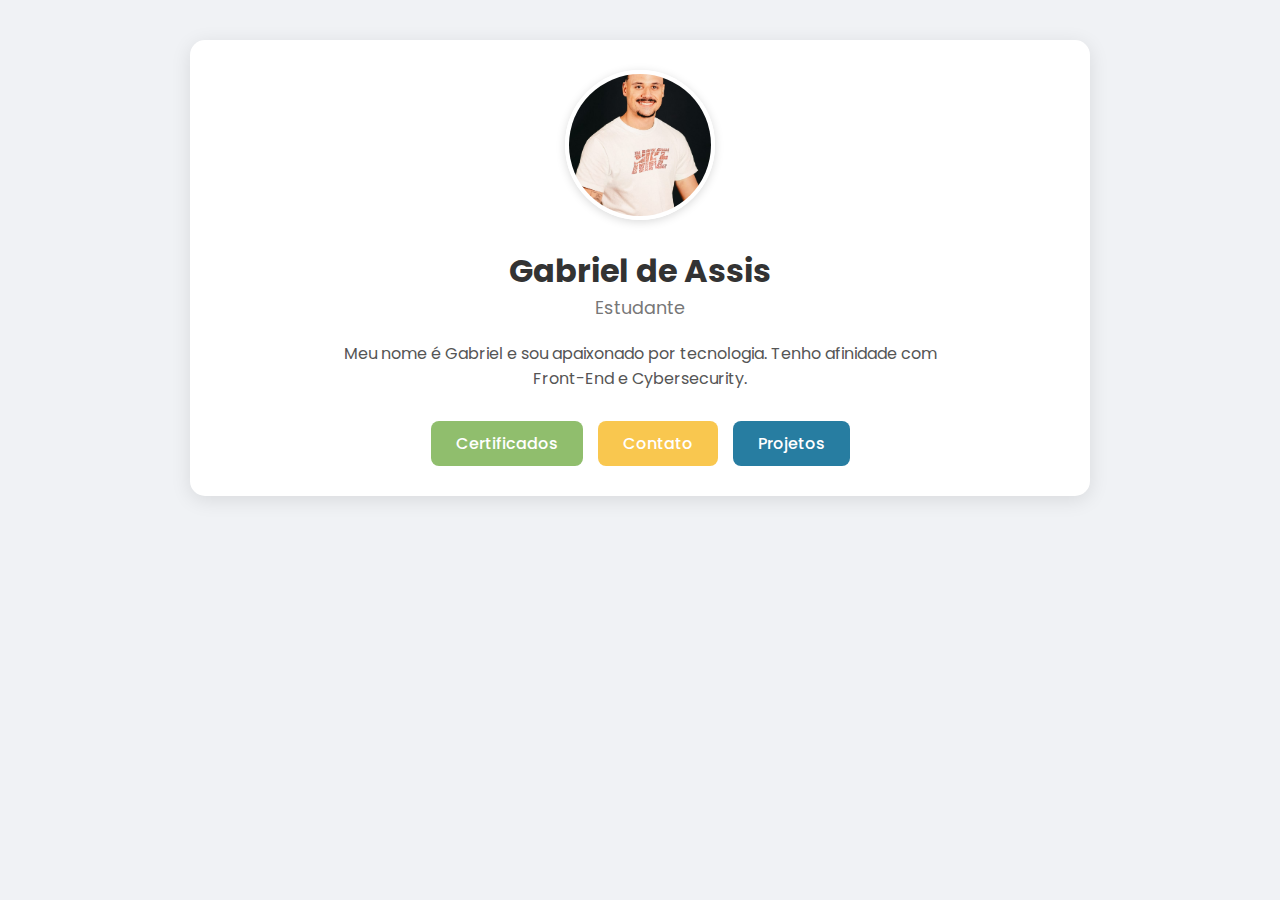
<file: index.html>
<!DOCTYPE html>
<html lang="pt-BR">
<head>
    <meta charset="UTF-8">
    <meta name="viewport" content="width=device-width, initial-scale=1.0">
    <title>Gabriel de Assis - Início</title>
    <link rel="stylesheet" href="style.css">
</head>
<body>
    <div class="card">
        
        <img src="WhatsApp Image 2025-07-17 at 10.45.07.jpeg" alt="Foto de Gabriel de Assis" class="profile-pic">
        
        <h1 class="main-name">Gabriel de Assis</h1>
        
        <p class="subtitle">Estudante de Ciências da Computação</p>
        
        <p class="bio">
            Meu nome é Gabriel e sou apaixonado por tecnologia. Tenho afinidade com Front-End e Cybersecurity.
        </p>

        <div class="button-container">
            <a href="certificados.html" class="btn certificados">Certificados</a>
            <a href="contato.html" class="btn contato">Contato</a>
            <a href="projetos.html" class="btn projetos">Projetos</a>
        </div>
    </div>
    <script src="script.js"></script>
</body>
</html>
</file>
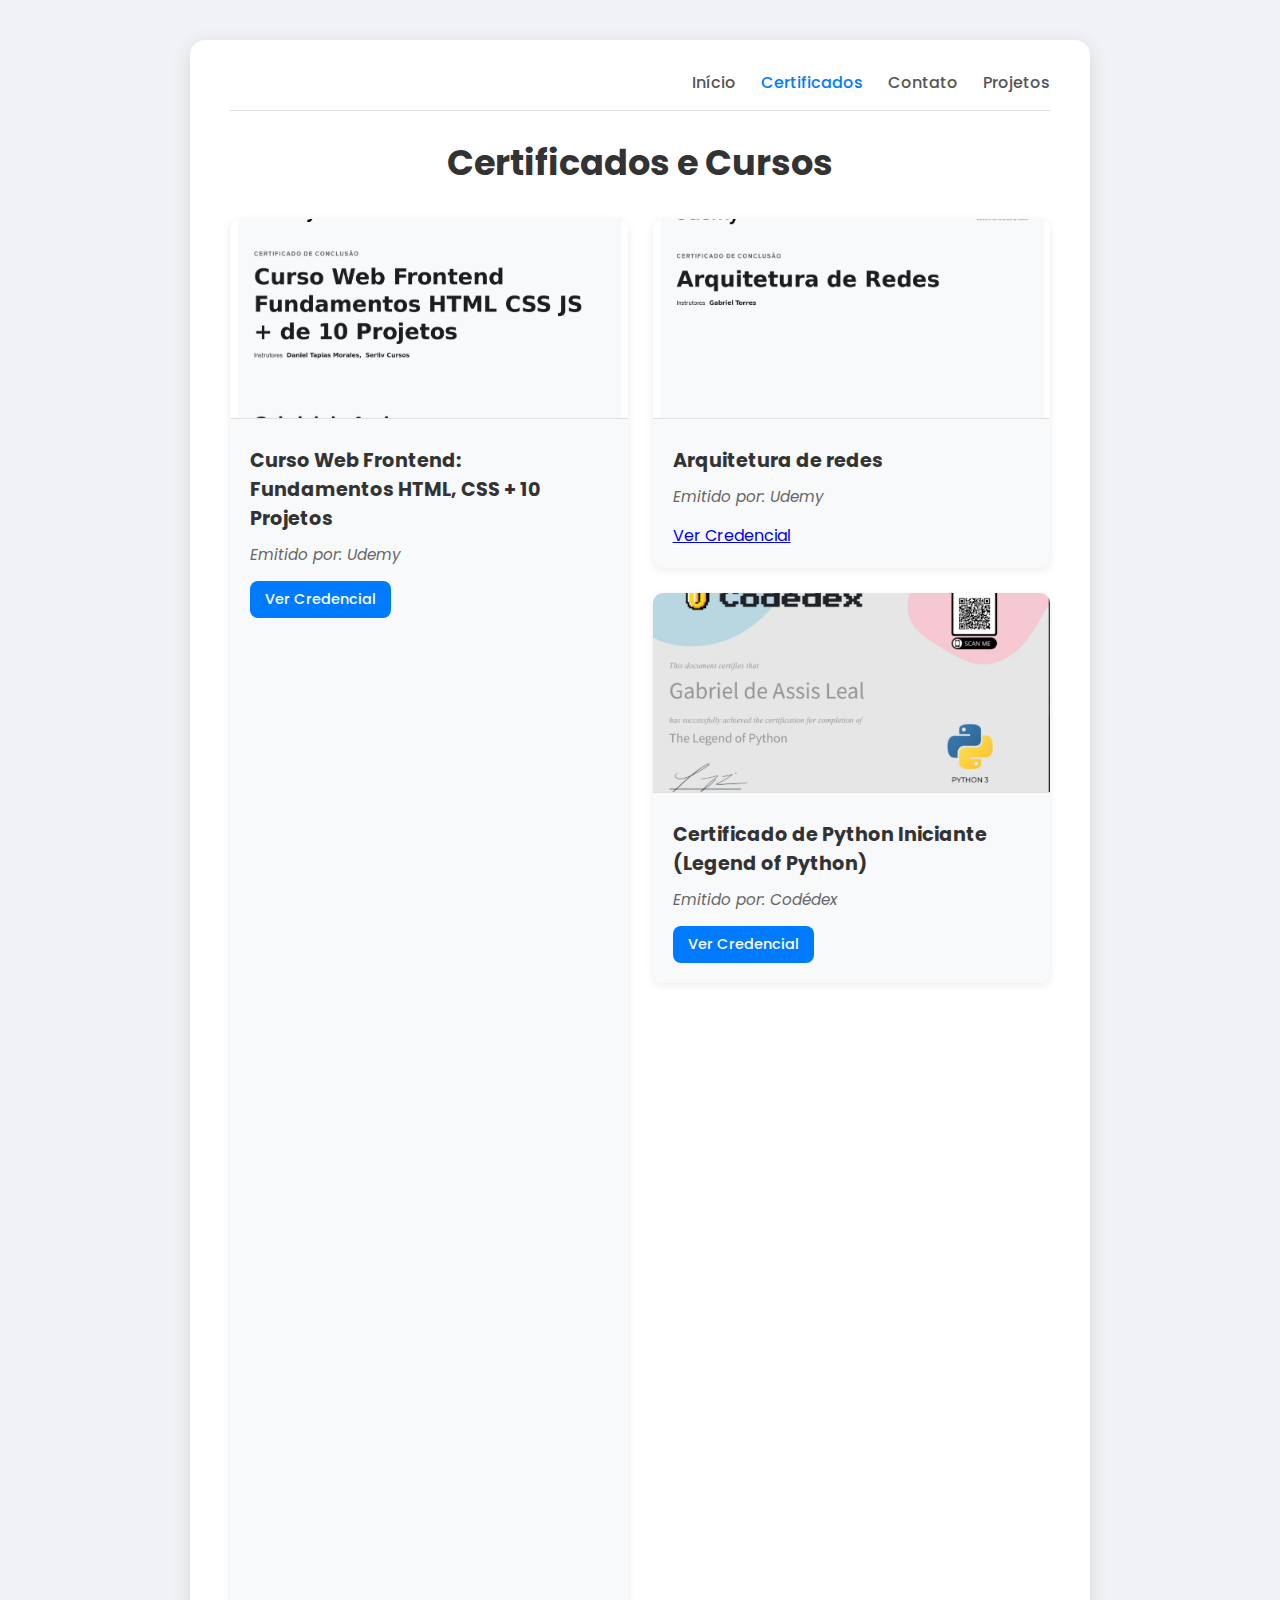
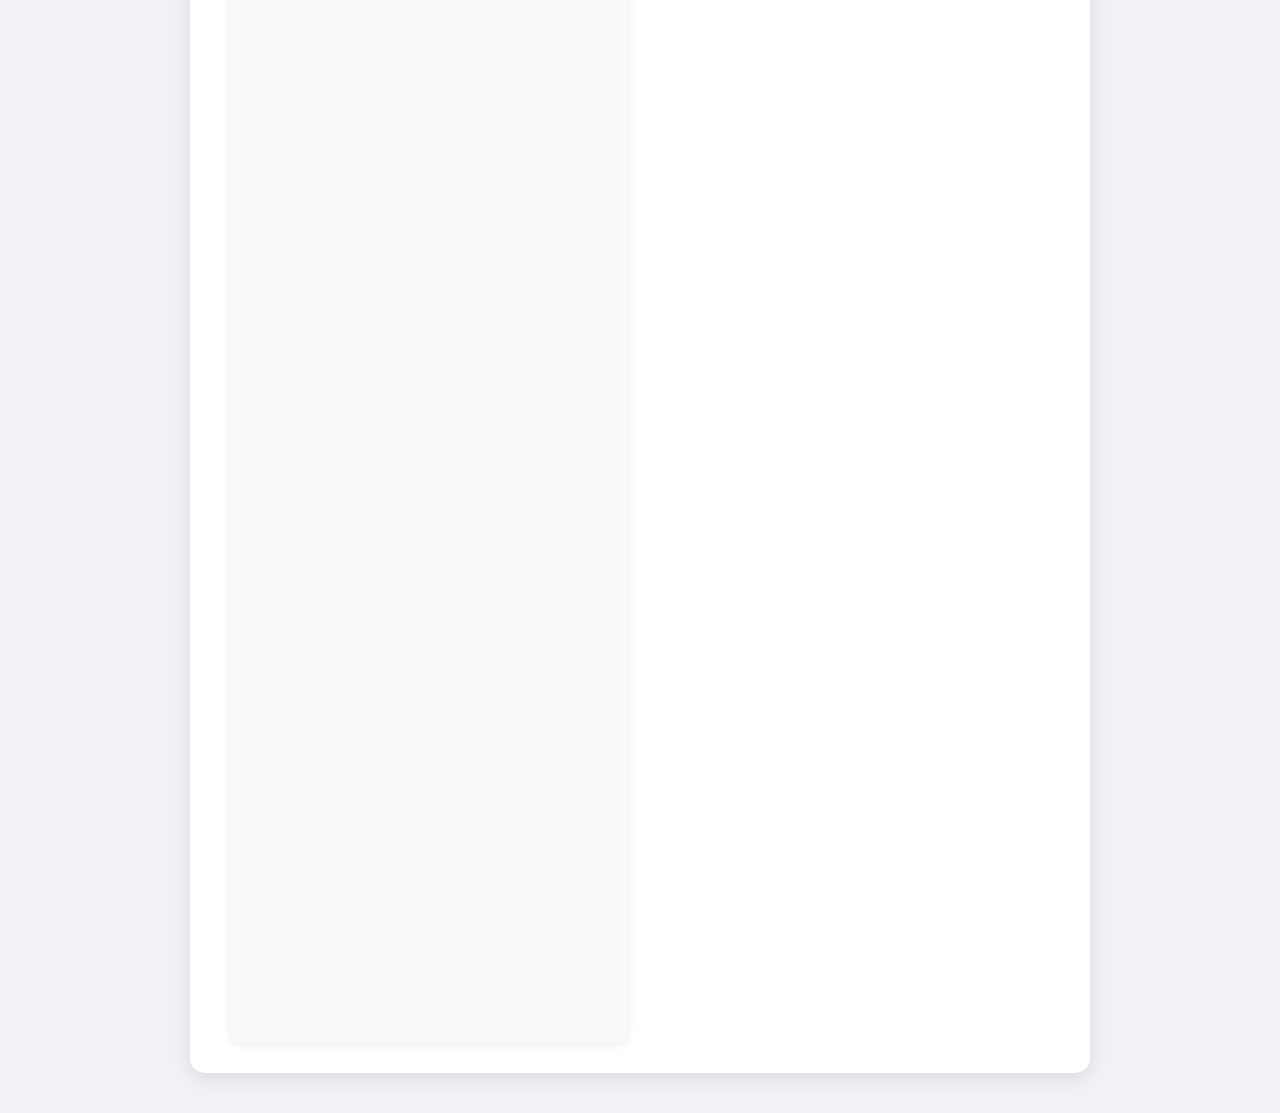
<file: certificados.html>
<!DOCTYPE html>
<html lang="pt-BR">
<head>
    <meta charset="UTF-8">
    <meta name="viewport" content="width=device-width, initial-scale=1.0">
    <title>Meus Certificados - Gabriel de Assis</title>
    <link rel="stylesheet" href="style.css">
</head>
<body>
    <div class="card">
        <nav>
            <a href="index.html">Início</a>
            <a href="certificados.html" class="active">Certificados</a>
            <a href="contato.html">Contato</a>
            <a href="projetos.html">Projetos</a>
        </nav>
        
        <h1 class="page-title">Certificados e Cursos</h1>

        <div class="grid-container">
            <div class="grid-item">
                <img src="CursoWeb_Front_END.png" alt="Certificado Web Frontend">
                <div class="grid-item-content">
                    <h3>Curso Web Frontend: Fundamentos HTML, CSS + 10 Projetos</h3>
                    <p>
                        <em>Emitido por: Udemy</em>
                    </p>
                    <a href="https://www.udemy.com/certificate/UC-90ecc234-9d9f-4506-b220-4d753cea7e8f/" class="btn" target="_blank">Ver Credencial</a>
                </div>
            </div>

            <div class="grid-container">
            <div class="grid-item">
                <img src="cert.redes.png" alt="Certificado arquitetura de redes">
                <div class="grid-item-content">
                    <h3>Arquitetura de redes</h3>
                    <p>
                        <em>Emitido por: Udemy</em>
                    </p>
                    <a href="https://www.udemy.com/certificate/UC-a0724b00-c905-4bed-80a0-5d7518cb86ad">Ver Credencial</a>
                </div>
            </div>
            
            <div class="grid-item">
                <img src="Legend_of_python.png" alt="Certificado Codédex Python">
                <div class="grid-item-content">
                    <h3>Certificado de Python Iniciante (Legend of Python)</h3>
                    <p>
                        <em>Emitido por: Codédex</em>
                    </p>
                    <a href="https://www.codedex.io/certificates/8a1215b2-b660-42aa-8677-a9de679b3a40" class="btn" target="_blank">Ver Credencial</a>
                </div>
            </div>
            
            <div class="grid-item">
                <img src="The_origins_html.png" alt="Certificado Codédex HTML5">
                <div class="grid-item-content">
                    <h3>Certificado de HTML5 (Nome do Curso)</h3>
                    <p>
                        <em>Emitido por: Codédex</em>
                    </p>
                    <a href="https://www.codedex.io/certificates/66e4bf72-a76d-4f9d-ac4b-63ac811394a8" class="btn" target="_blank">Ver Credencial</a>
                </div>
            </div>
            
            <div class="grid-item">
                <img src="ISC_cERTIFICATE.png" alt="Certificado ISC2 Cybersecurity">
                <div class="grid-item-content">
                    <h3>The Complete Certified in CyberSecurity (ISC2)</h3>
                    <p>
                        <em>Emitido por: Udemy</em>
                    </p>
                    <a href="https://www.udemy.com/certificate/UC-11656cff-3a4f-4017-bb11-f61c8b78fc3f" class="btn" target="_blank">Ver Credencial</a>
                </div>
            </div>

            <div class="grid-item">
                <img src="IMERSÃO_CLOUD_dEVOPS.png" alt="Certificado Imersão Cloud DevOps Alura">
                <div class="grid-item-content">
                    <h3>Imersão Cloud Devops</h3>
                    <p>
                        <em>Emitido por: Alura</em>
                    </p>
                    <a href="https://cursos.alura.com.br/immersion/imersao-devops-google/user/gabriel-a0/certificate" class="btn" target="_blank">Ver Credencial</a> 
                </div>
            </div>

            <div class="grid-item">
                <img src="Captura de tela 2025-07-20 094739.png" alt="Certificado STF">
                <div class="grid-item-content">
                    <h3>II Seminário Internacional Sobre Segurança
Cibernética em Cortes Superiores</h3>
                    <p>
                        <em>Emitido por: Supremo Tribunal Federal</em>
                    </p>
                    <a href="" class="btn" target="_blank">Ver Credencial</a>
                </div>
            </div>

            

        </div> </div>     <script src="script.js"></script>
</body>
</html>
</file>
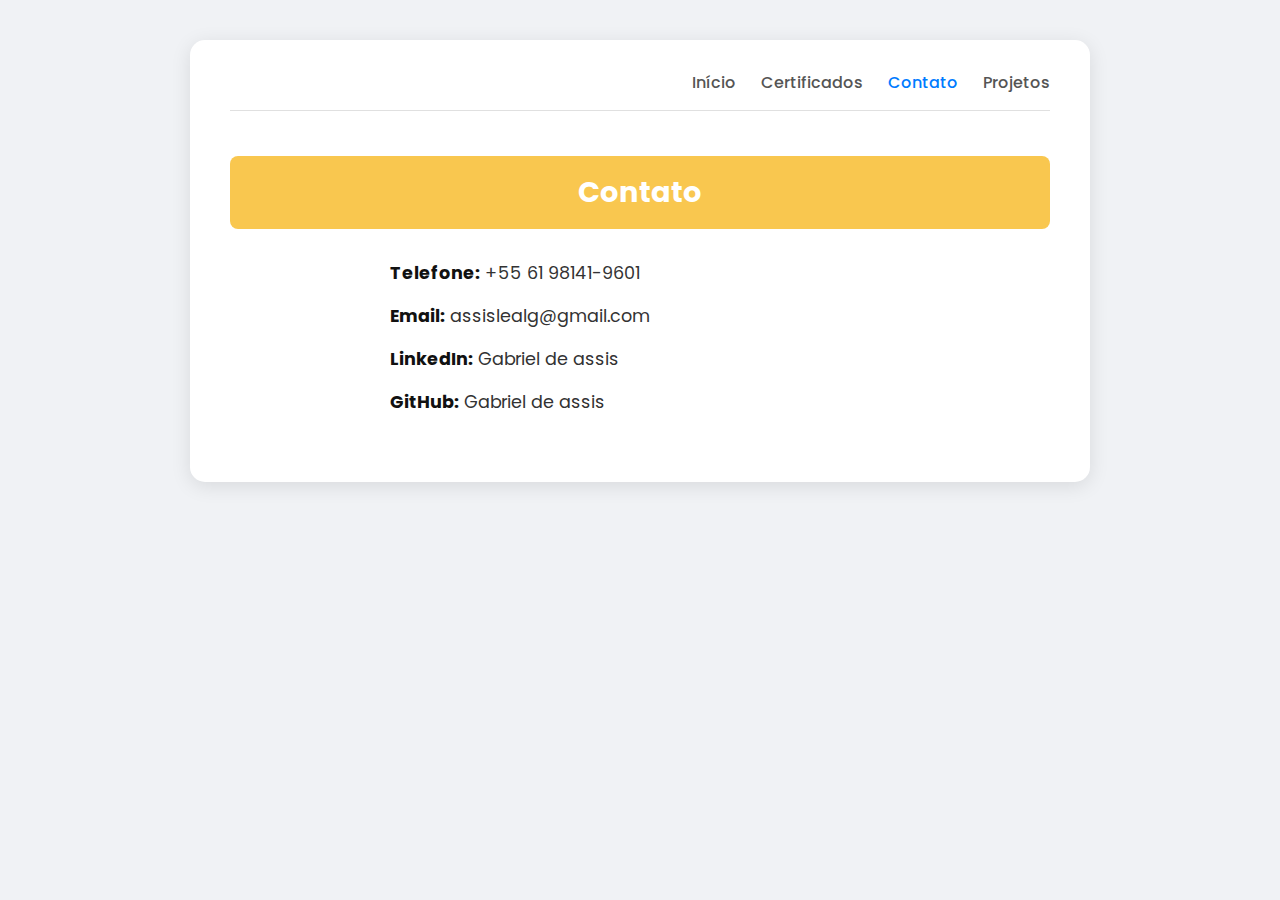
<file: contato.html>
<!DOCTYPE html>
<html lang="pt-BR">
<head>
    <meta charset="UTF-8">
    <meta name="viewport" content="width=device-width, initial-scale=1.0">
    <title>Contato - Gabriel de Assis</title>
    <link rel="stylesheet" href="style.css">
</head>
<body>
    <div class="card">
        <nav>
            <a href="index.html">Início</a>
            <a href="certificados.html">Certificados</a>
            <a href="contato.html" class="active">Contato</a>
            <a href="projetos.html">Projetos</a>
        </nav>
        
        <div class="contact-display">
            <div class="contact-header">
                Contato
            </div>
            
            <div class="contact-info">
                <p>
                    <strong>Telefone:</strong>
                    <a href="tel:+5561981419601">+55 61 98141-9601</a>
                </p>
                <p>
                    <strong>Email:</strong>
                    <a href="mailto:assislealg@gmail.com">assislealg@gmail.com</a>
                </p>
                <p>
                    <strong>LinkedIn:</strong>
                    <a href="https://www.linkedin.com/in/gabriel-assis-leal-148802230" target="_blank">Gabriel de assis</a>
                </p>
                <p>
                    <strong>GitHub:</strong>
                    <a href="https://github.com/seu-github" target="_blank">Gabriel de assis</a>
                </p>
                </div>
        </div>

    </div>
    <script src="script.js"></script>
</body>
</html>
</file>
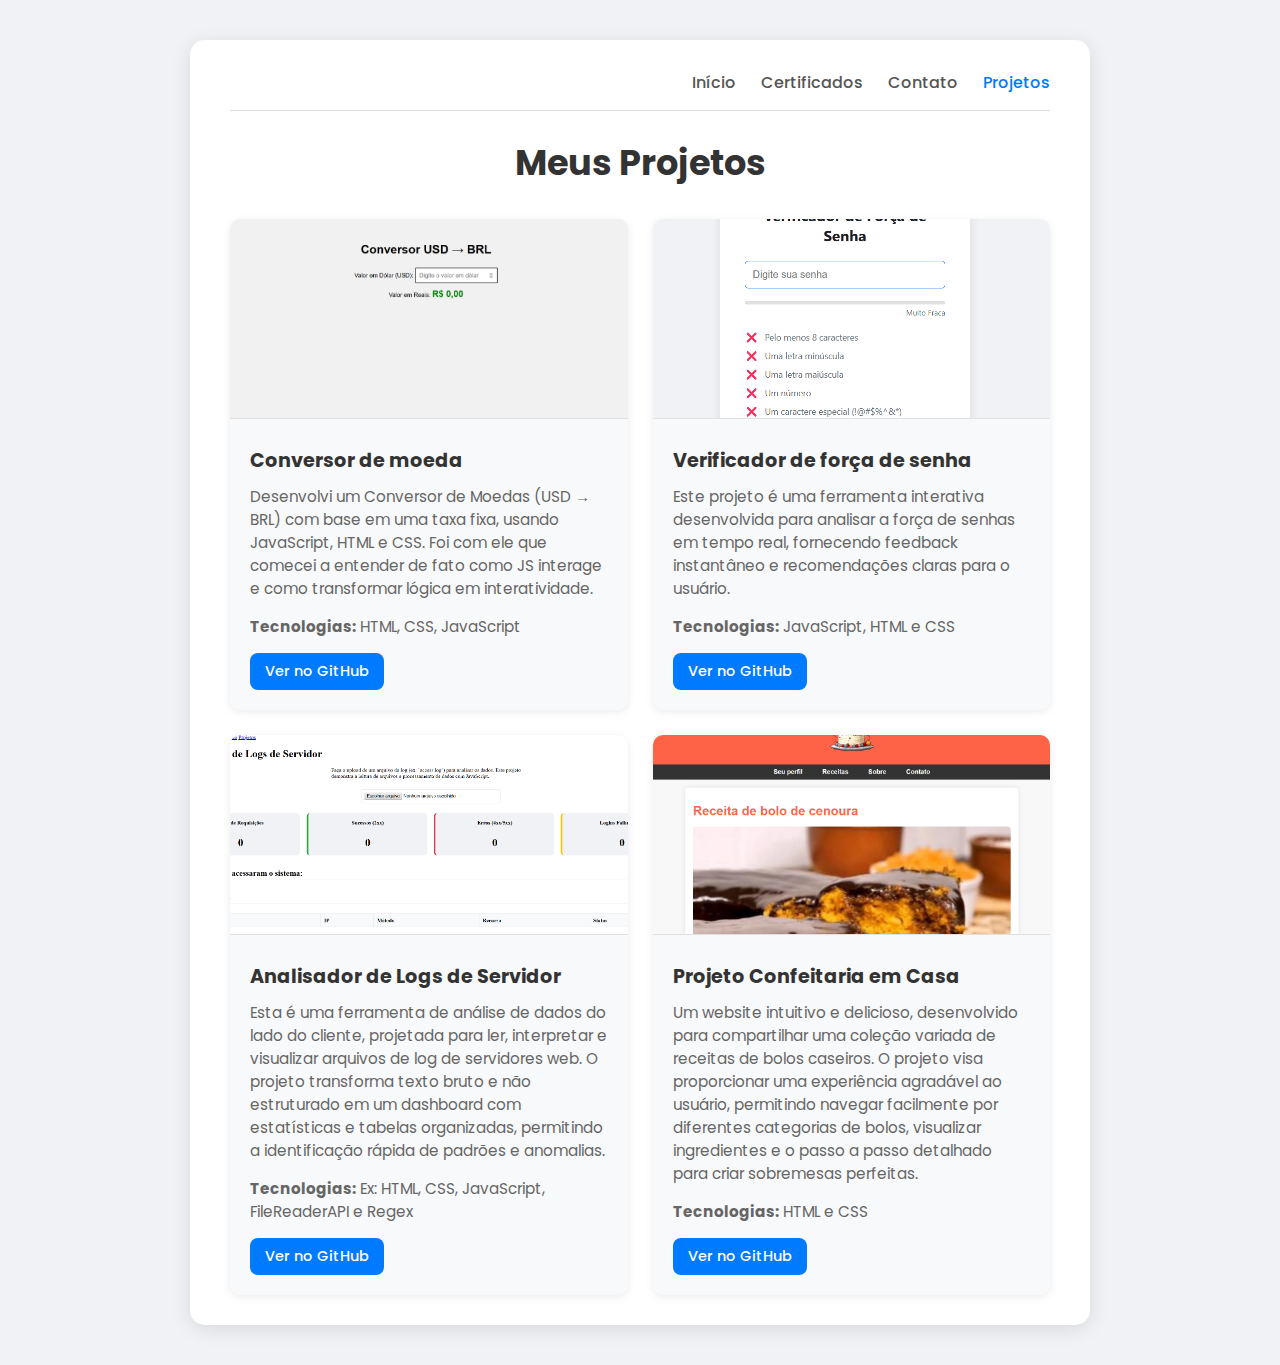
<file: projetos.html>
<!DOCTYPE html>
<html lang="pt-BR">
<head>
    <meta charset="UTF-8">
    <meta name="viewport" content="width=device-width, initial-scale=1.0">
    <title>Meus Projetos - Gabriel de Assis</title>
    <link rel="stylesheet" href="style.css">
</head>
<body>
    <div class="card">
        <nav>
            <a href="index.html">Início</a>
            <a href="certificados.html">Certificados</a>
            <a href="contato.html">Contato</a>
            <a href="projetos.html" class="active">Projetos</a>
        </nav>
        
        <h1 class="page-title">Meus Projetos</h1>

        <div class="grid-container">
            <div class="grid-item">
                <img src="/Conversor_de_moeda.png" alt="Interface do Conversor de Moeda">
                <div class="grid-item-content">
                    <h3>Conversor de moeda</h3>
                    <p>
                        Desenvolvi um Conversor de Moedas (USD → BRL) com base em uma taxa fixa, usando JavaScript, HTML e CSS. Foi com ele que comecei a entender de fato como JS interage e como transformar lógica em interatividade.
                    </p>
                    <p><strong>Tecnologias:</strong> HTML, CSS, JavaScript</p>
                    <a href="https://github.com/RelativeTexar/Dev-Studies/tree/main/conversor-moedas" class="btn" target="_blank">Ver no GitHub</a>
                </div>
            </div>
            
            <div class="grid-item">
                <img src="/Verificador_força_senha.png" alt="Interface do Verificador de Senha">
                <div class="grid-item-content">
                    <h3>Verificador de força de senha</h3>
                    <p>
                        Este projeto é uma ferramenta interativa desenvolvida para analisar a força de senhas em tempo real, fornecendo feedback instantâneo e recomendações claras para o usuário. 
                    </p>
                    <p><strong>Tecnologias:</strong> JavaScript, HTML e CSS</p>
                    <a href="https://github.com/RelativeTexar/Dev-Studies/tree/main/Força_senha" class="btn" target="_blank">Ver no GitHub</a>
                </div>
            </div>
            
            <div class="grid-item">
                <img src="/Analisador_Logs.png" alt="Interface do Analisador de Logs">
                <div class="grid-item-content">
                    <h3>Analisador de Logs de Servidor</h3>
                    <p>
                        Esta é uma ferramenta de análise de dados do lado do cliente, projetada para ler, interpretar e visualizar arquivos de log de servidores web. O projeto transforma texto bruto e não estruturado em um dashboard com estatísticas e tabelas organizadas, permitindo a identificação rápida de padrões e anomalias.
                    </p>
                    <p><strong>Tecnologias:</strong> Ex: HTML, CSS, JavaScript, FileReaderAPI e Regex</p>
                    <a href="https://github.com/RelativeTexar/Dev-Studies/tree/main/analisador_logs" class="btn" target="_blank">Ver no GitHub</a>
                </div>
            </div>

            <div class="grid-item">
                <img src="/Site_Receitas.png" alt="Imagem do Projeto 4"> 
                <div class="grid-item-content">
                    <h3>Projeto Confeitaria em Casa</h3>
                    <p>
                        Um website intuitivo e delicioso, desenvolvido para compartilhar uma coleção variada de receitas de bolos caseiros. O projeto visa proporcionar uma experiência agradável ao usuário, permitindo navegar facilmente por diferentes categorias de bolos, visualizar ingredientes e o passo a passo detalhado para criar sobremesas perfeitas.
                    </p>
                    <p><strong>Tecnologias:</strong> HTML e CSS </p> 
                    <a href="https://github.com/RelativeTexar/Dev-Studies/tree/main/Receitas" class="btn" target="_blank">Ver no GitHub</a>
                </div>
            </div>

        
        </div> </div>     <script src="script.js"></script>
</body>
</html>
</file>
<file: style.css>
/* Importando uma fonte do Google Fonts parecida com a da imagem */
@import url('https://fonts.googleapis.com/css2?family=Poppins:wght@400;500;700&display=swap');

/* Reset e Estilos Globais */
* {
    margin: 0;
    padding: 0;
    box-sizing: border-box;
}

body {
    font-family: 'Poppins', sans-serif;
    background-color: #f0f2f5;
    color: #333;
    display: flex;
    justify-content: center;
    align-items: flex-start;
    min-height: 100vh;
    padding: 40px 20px;
}

/* Estrutura Principal (O cartão branco) */
.card {
    background-color: #ffffff;
    padding: 30px 40px;
    border-radius: 15px;
    box-shadow: 0 4px 20px rgba(0, 0, 0, 0.1);
    width: 100%;
    max-width: 900px;
    text-align: center;
}

/* Navegação (Topo da página) */
nav {
    width: 100%;
    display: flex;
    justify-content: flex-end;
    margin-bottom: 25px;
    padding-bottom: 15px;
    border-bottom: 1px solid #e0e0e0;
}

nav a {
    text-decoration: none;
    color: #555;
    font-weight: 500;
    margin-left: 25px;
    transition: color 0.3s ease;
}

nav a:hover, nav a.active {
    color: #007bff;
}

/* Títulos das Páginas */
.page-title {
    font-size: 2.2em;
    font-weight: 700;
    margin-bottom: 30px;
    color: #333;
}

/* --- ESTILOS PARA A PÁGINA INICIAL (index.html) --- */
.profile-pic {
    width: 150px;
    height: 150px;
    border-radius: 50%;
    object-fit: cover;
    margin-bottom: 20px;
    border: 4px solid #fff;
    box-shadow: 0 2px 10px rgba(0,0,0,0.15);
}

.main-name {
    font-size: 2em;
    font-weight: 700;
}

.subtitle {
    font-size: 1.1em;
    color: #777;
    margin-bottom: 20px;
}

.bio {
    font-size: 1em;
    color: #555;
    margin-bottom: 30px;
    max-width: 600px;
    margin-left: auto;
    margin-right: auto;
}

.button-container {
    display: flex;
    justify-content: center;
    gap: 15px;
}

.btn {
    text-decoration: none;
    color: #fff;
    padding: 10px 25px;
    border-radius: 8px;
    font-weight: 500;
    transition: transform 0.2s ease, box-shadow 0.2s ease;
}

.btn:hover {
    transform: translateY(-2px);
    box-shadow: 0 4px 10px rgba(0,0,0,0.2);
}

.btn.certificados { background-color: #90be6d; }
.btn.contato { background-color: #f9c74f; }
.btn.projetos { background-color: #277da1; }


/* --- ESTILOS PARA PROJETOS E CERTIFICADOS --- */
.grid-container {
    display: grid;
    grid-template-columns: repeat(auto-fit, minmax(280px, 1fr));
    gap: 25px;
    text-align: left;
}

.grid-item {
    background-color: #f8f9fa;
    border-radius: 10px;
    overflow: hidden;
    box-shadow: 0 2px 8px rgba(0,0,0,0.08);
    opacity: 0;
    transform: translateY(30px);
    transition: opacity 0.6s ease-out, transform 0.6s ease-out;
}

.grid-item.visible {
    opacity: 1;
    transform: translateY(0);
}

.grid-item:hover {
    transform: translateY(-5px);
    box-shadow: 0 4px 15px rgba(0,0,0,0.12);
}

.grid-item img {
    width: 100%;
    height: 200px;
    object-fit: cover;
    border-bottom: 1px solid #e0e0e0;
}

.grid-item-content {
    padding: 20px;
}

.grid-item-content h3 {
    margin-bottom: 10px;
    font-size: 1.2em;
}

.grid-item-content p {
    font-size: 0.95em;
    color: #666;
    margin-bottom: 15px;
}

.grid-item-content .btn {
    display: inline-block;
    color: #fff;
    background-color: #007bff;
    padding: 8px 15px;
    font-size: 0.9em;
}

/* --- NOVOS ESTILOS PARA A PÁGINA DE CONTATO --- */
.contact-display {
    padding: 20px 0;
}

.contact-header {
    background-color: #f9c74f;
    color: #ffffff;
    font-size: 1.8em;
    font-weight: 700;
    text-align: center;
    padding: 15px;
    border-radius: 8px;
    margin: 0 auto 30px auto;
}

.contact-info {
    max-width: 500px;
    margin: 0 auto;
    text-align: left;
}

.contact-info p {
    font-size: 1.1em;
    color: #333;
    margin-bottom: 15px;
    line-height: 1.6;
}

.contact-info strong {
    color: #111;
}

.contact-info a {
    color: #333;
    text-decoration: none;
    transition: color 0.3s ease;
}

.contact-info a:hover {
    color: #007bff;
    text-decoration: underline;
}
</file>
